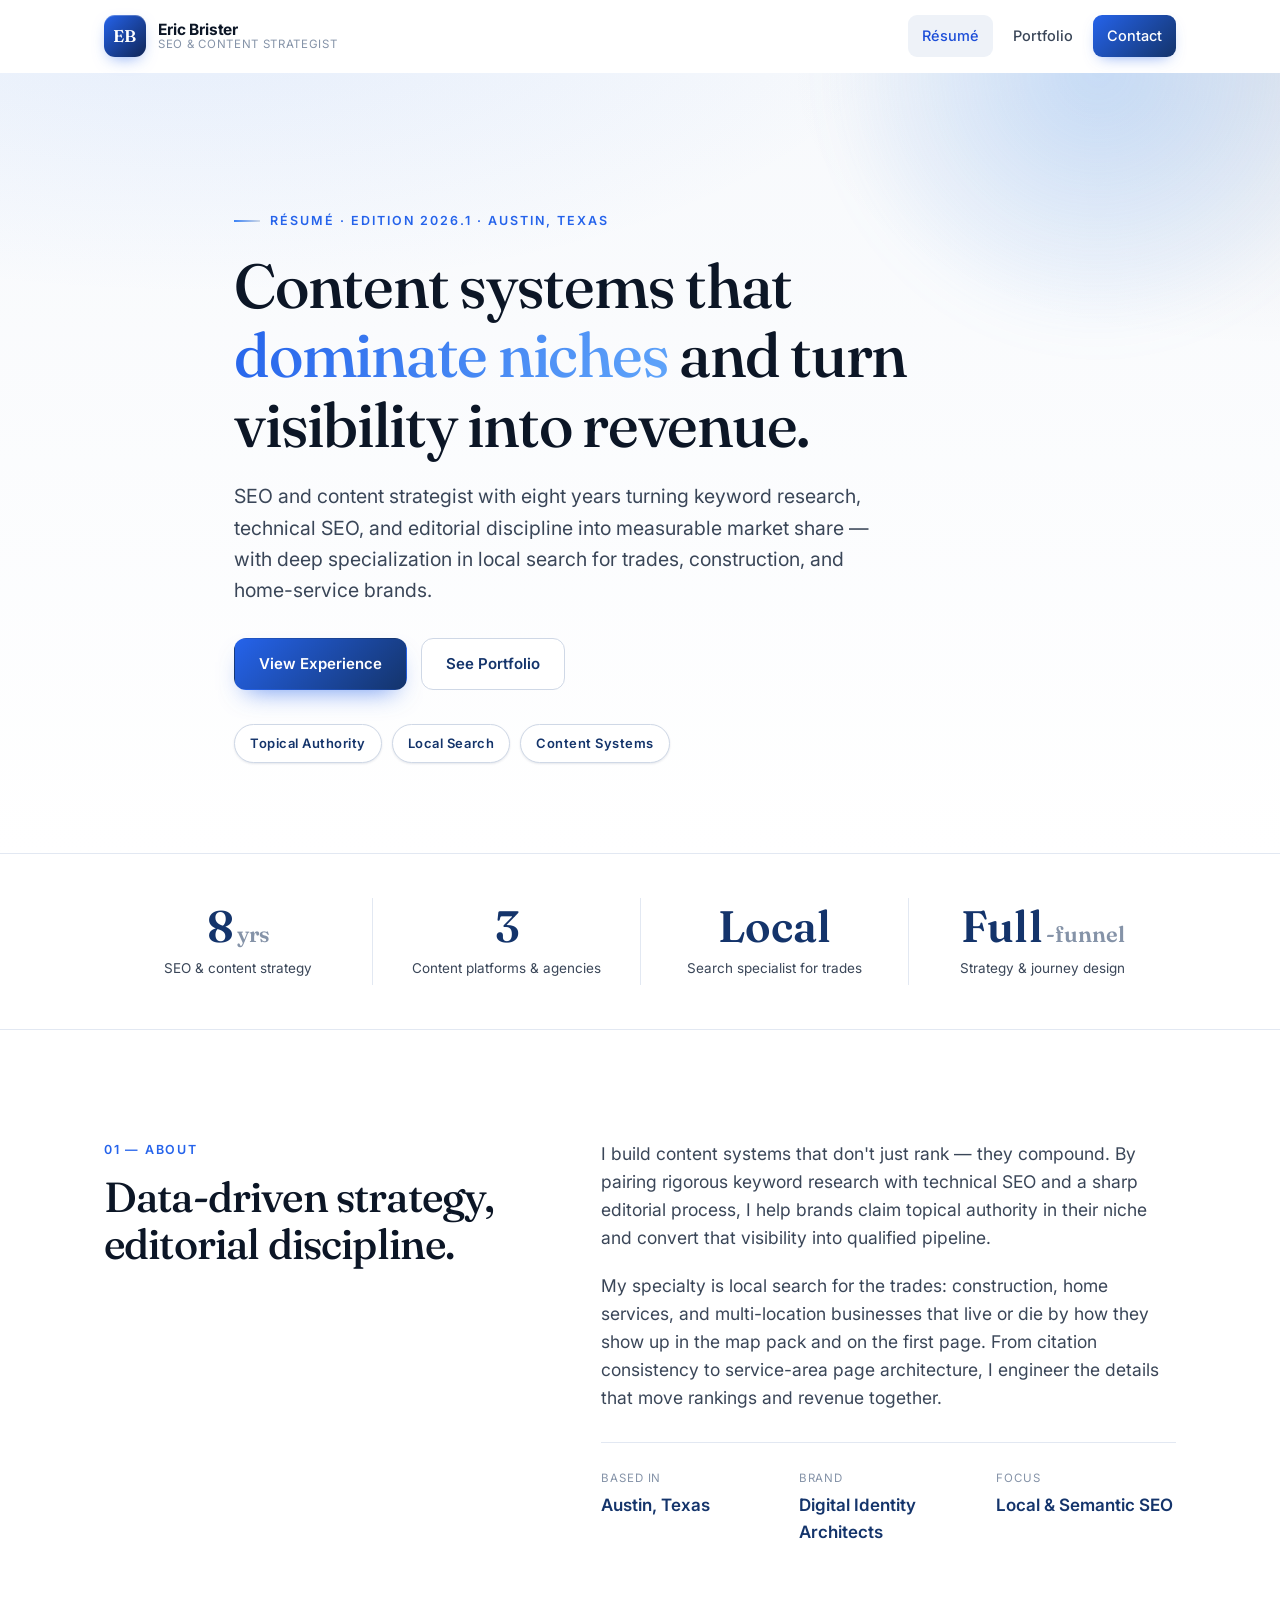
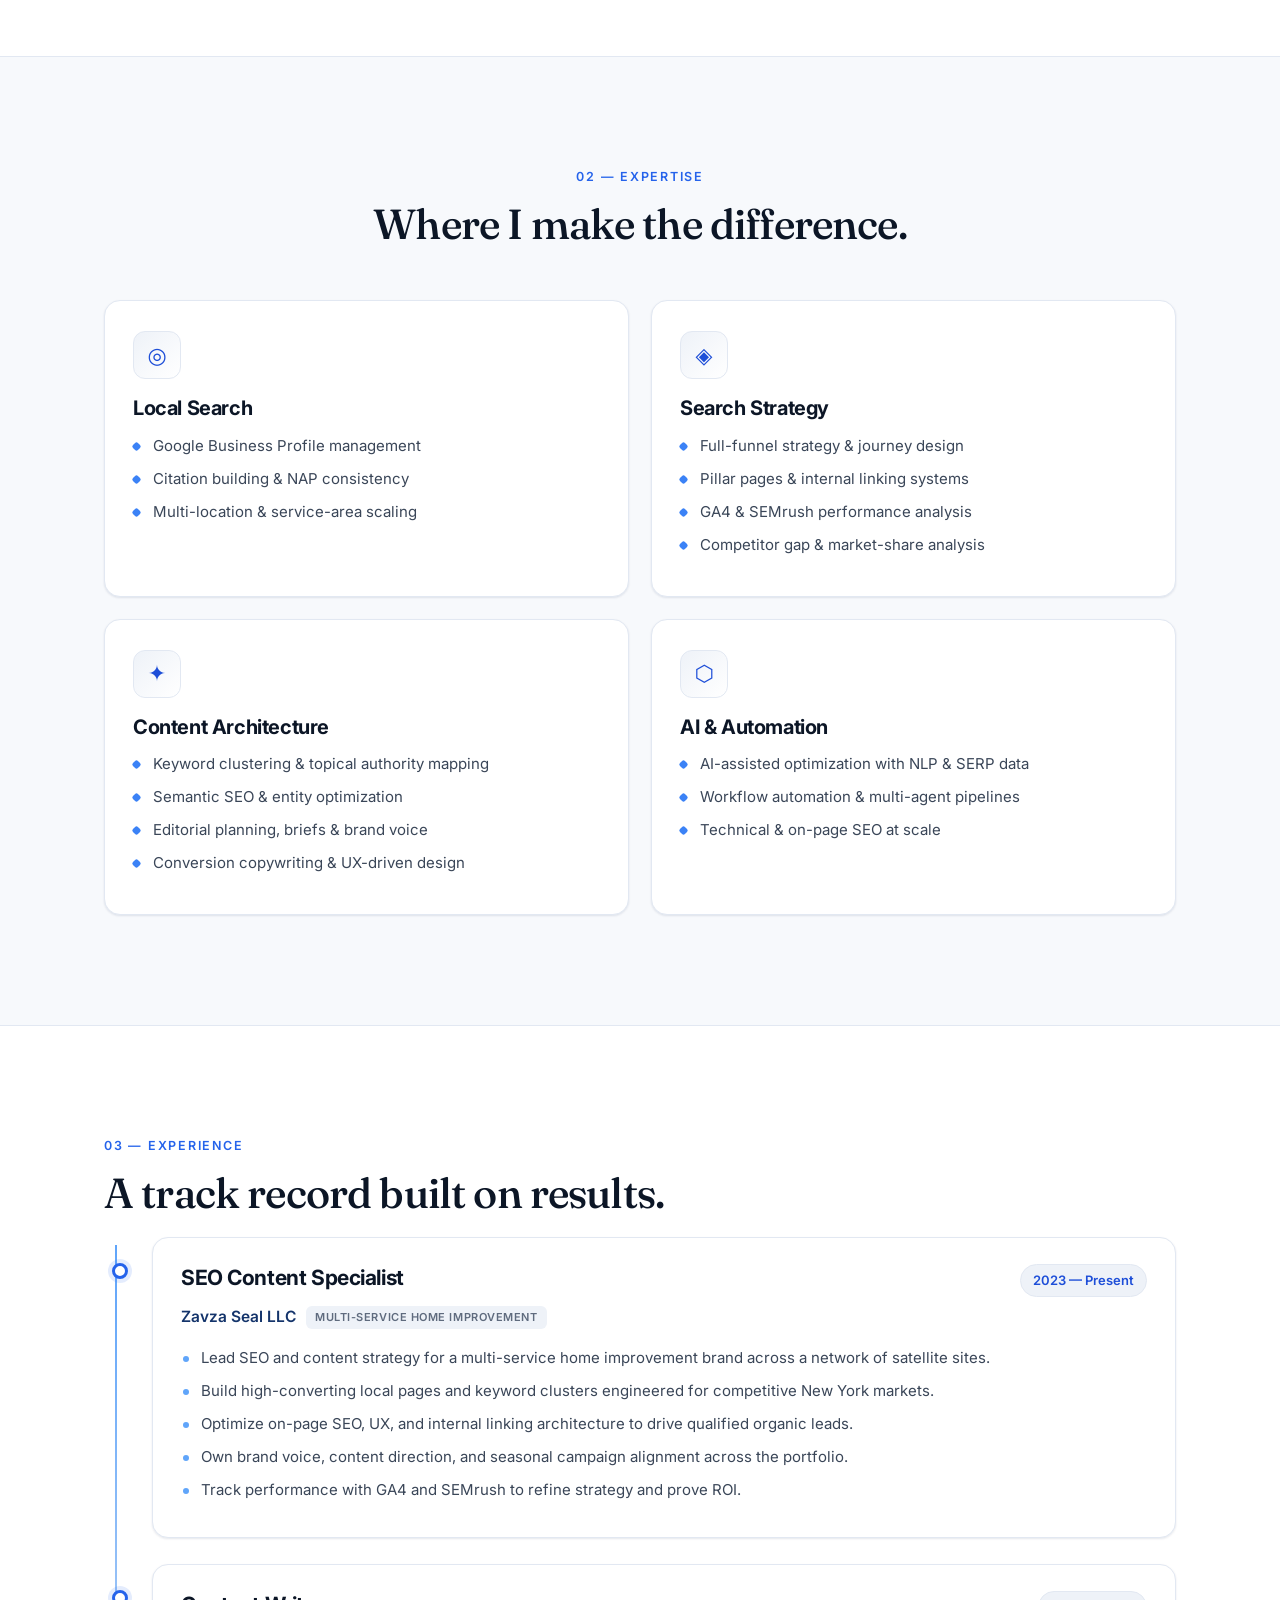
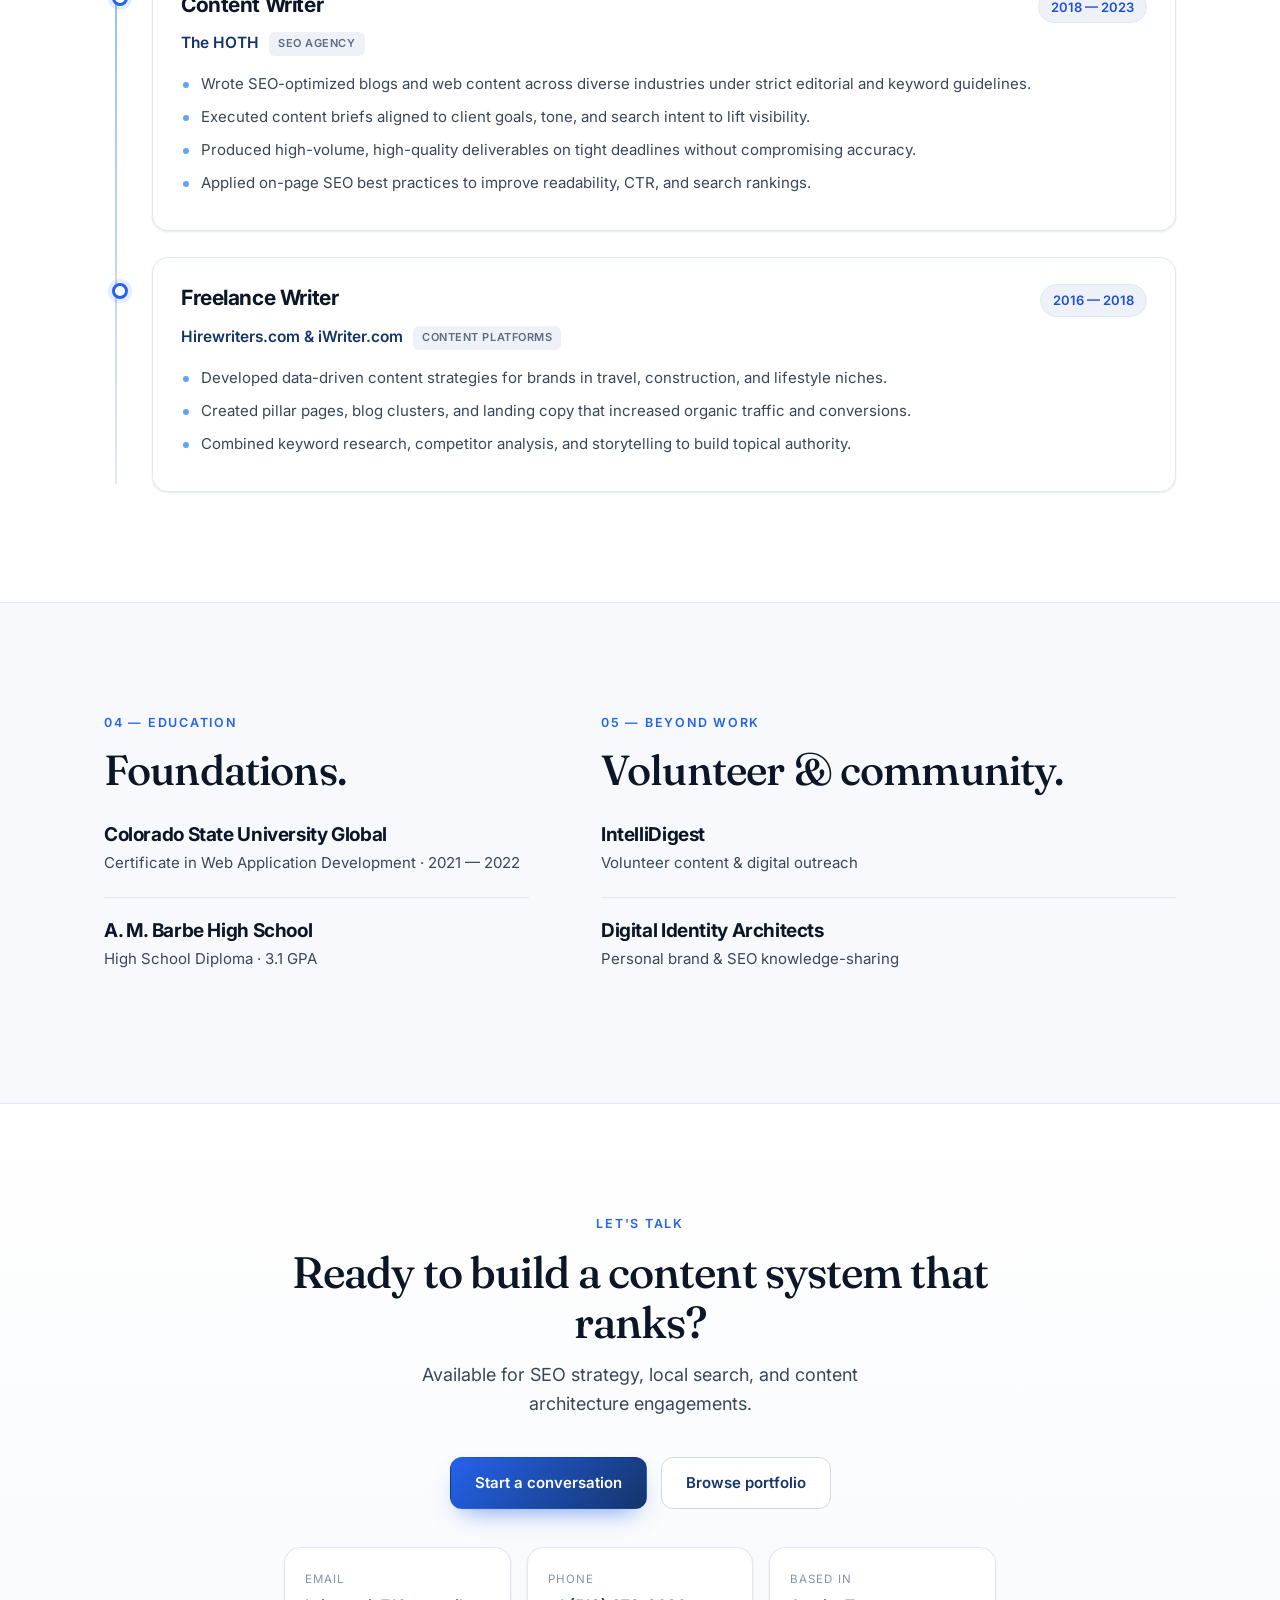
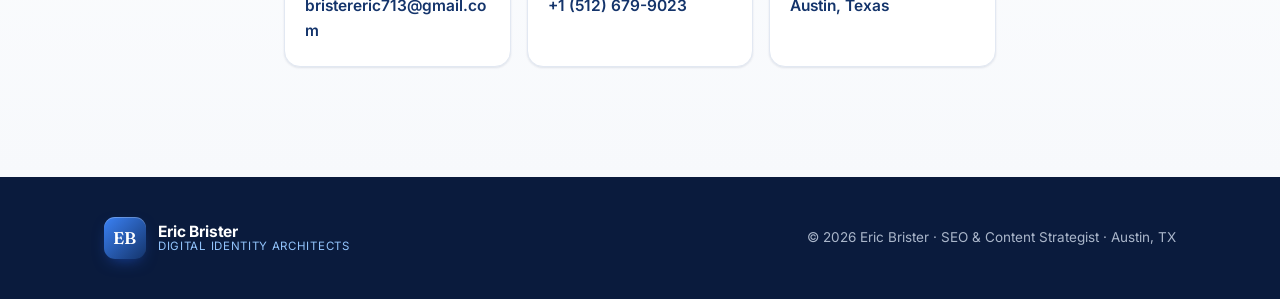
<file: public/index.html>
<!DOCTYPE html>
<html lang="en">
<head>
  <meta charset="UTF-8" />
  <meta name="viewport" content="width=device-width, initial-scale=1.0" />
  <title>Eric Brister — SEO &amp; Content Strategist | Austin, Texas</title>
  <meta name="description" content="Eric Brister is an SEO and content strategist who builds data-driven content systems that dominate niches and convert visibility into revenue. Eight years of local search, technical SEO, and editorial strategy for trades, construction, and home-service brands." />
  <meta name="author" content="Eric Brister" />
  <meta name="theme-color" content="#0f2557" />
  <link rel="canonical" href="https://ericbrister.com/" />

  <!-- Open Graph / social -->
  <meta property="og:type" content="profile" />
  <meta property="og:title" content="Eric Brister — SEO &amp; Content Strategist" />
  <meta property="og:description" content="Data-driven content systems that dominate niches and convert visibility into revenue. Local search specialist for trades, construction, and home-service brands." />
  <meta property="og:site_name" content="Eric Brister" />
  <meta property="og:locale" content="en_US" />
  <meta name="twitter:card" content="summary_large_image" />
  <meta name="twitter:title" content="Eric Brister — SEO &amp; Content Strategist" />
  <meta name="twitter:description" content="Data-driven content systems that dominate niches and convert visibility into revenue." />

  <link rel="icon" type="image/svg+xml" href="favicon.svg" />
  <link rel="preconnect" href="https://fonts.googleapis.com" />
  <link rel="preconnect" href="https://fonts.gstatic.com" crossorigin />
  <link href="https://fonts.googleapis.com/css2?family=Fraunces:opsz,wght@9..144,400;9..144,500;9..144,600&family=Inter:wght@400;500;600;700&display=swap" rel="stylesheet" />
  <link rel="stylesheet" href="assets/css/styles.css" />
  <script>document.documentElement.classList.add("js");</script>

  <!-- Structured data: Person -->
  <script type="application/ld+json">
  {
    "@context": "https://schema.org",
    "@type": "Person",
    "name": "Eric Brister",
    "jobTitle": "SEO & Content Strategist",
    "email": "mailto:bristereric713@gmail.com",
    "telephone": "+1-512-679-9023",
    "address": {
      "@type": "PostalAddress",
      "addressLocality": "Austin",
      "addressRegion": "TX",
      "addressCountry": "US"
    },
    "knowsAbout": [
      "Search Engine Optimization",
      "Local SEO",
      "Content Strategy",
      "Topical Authority",
      "Technical SEO",
      "Semantic SEO"
    ],
    "worksFor": {
      "@type": "Organization",
      "name": "Digital Identity Architects"
    }
  }
  </script>
</head>
<body>
  <a class="skip-link" href="#main">Skip to content</a>

  <!-- ===== Header / Nav ===== -->
  <header class="site-header" id="top">
    <div class="wrap nav-inner">
      <a class="brand" href="#top" aria-label="Eric Brister — home">
        <span class="brand-mark" aria-hidden="true">EB</span>
        <span class="brand-text">
          <span class="brand-name">Eric Brister</span>
          <span class="brand-sub">SEO &amp; Content Strategist</span>
        </span>
      </a>
      <nav class="site-nav" aria-label="Primary">
        <button class="nav-toggle" aria-expanded="false" aria-controls="nav-menu" aria-label="Menu">
          <span></span><span></span><span></span>
        </button>
        <ul id="nav-menu" class="nav-menu">
          <li><a href="index.html" aria-current="page" class="is-active">Résumé</a></li>
          <li><a href="portfolio.html">Portfolio</a></li>
          <li><a class="nav-cta" href="contact.html">Contact</a></li>
        </ul>
      </nav>
    </div>
  </header>

  <main id="main">
    <!-- ===== Hero ===== -->
    <section class="hero" aria-labelledby="hero-title">
      <div class="hero-glow" aria-hidden="true"></div>
      <div class="wrap hero-inner">
        <p class="eyebrow reveal">Résumé · Edition 2026.1 · Austin, Texas</p>
        <h1 class="hero-title reveal" id="hero-title">
          Content systems that <span class="grad">dominate niches</span> and turn visibility into revenue.
        </h1>
        <p class="hero-lead reveal">
          SEO and content strategist with eight years turning keyword research, technical SEO, and
          editorial discipline into measurable market share — with deep specialization in local
          search for trades, construction, and home-service brands.
        </p>
        <div class="hero-actions reveal">
          <a class="btn btn-primary" href="#experience">View Experience</a>
          <a class="btn btn-ghost" href="portfolio.html">See Portfolio</a>
        </div>
        <ul class="hero-pills reveal" aria-label="Core focus areas">
          <li>Topical Authority</li>
          <li>Local Search</li>
          <li>Content Systems</li>
        </ul>
      </div>
    </section>

    <!-- ===== Stats strip ===== -->
    <section class="stats" aria-label="At a glance">
      <div class="wrap stats-grid">
        <div class="stat reveal">
          <span class="stat-num">8<span class="stat-plus">yrs</span></span>
          <span class="stat-label">SEO &amp; content strategy</span>
        </div>
        <div class="stat reveal">
          <span class="stat-num">3</span>
          <span class="stat-label">Content platforms &amp; agencies</span>
        </div>
        <div class="stat reveal">
          <span class="stat-num">Local</span>
          <span class="stat-label">Search specialist for trades</span>
        </div>
        <div class="stat reveal">
          <span class="stat-num">Full<span class="stat-plus">-funnel</span></span>
          <span class="stat-label">Strategy &amp; journey design</span>
        </div>
      </div>
    </section>

    <!-- ===== About ===== -->
    <section class="section" id="about" aria-labelledby="about-title">
      <div class="wrap grid-2">
        <div class="section-head reveal">
          <p class="kicker">01 — About</p>
          <h2 id="about-title">Data-driven strategy, editorial discipline.</h2>
        </div>
        <div class="about-body reveal">
          <p>
            I build content systems that don't just rank — they compound. By pairing rigorous keyword
            research with technical SEO and a sharp editorial process, I help brands claim topical
            authority in their niche and convert that visibility into qualified pipeline.
          </p>
          <p>
            My specialty is local search for the trades: construction, home services, and
            multi-location businesses that live or die by how they show up in the map pack and on the
            first page. From citation consistency to service-area page architecture, I engineer the
            details that move rankings and revenue together.
          </p>
          <div class="about-meta">
            <div>
              <span class="about-meta-label">Based in</span>
              <span class="about-meta-val">Austin, Texas</span>
            </div>
            <div>
              <span class="about-meta-label">Brand</span>
              <span class="about-meta-val">Digital Identity Architects</span>
            </div>
            <div>
              <span class="about-meta-label">Focus</span>
              <span class="about-meta-val">Local &amp; Semantic SEO</span>
            </div>
          </div>
        </div>
      </div>
    </section>

    <!-- ===== Expertise / Skills ===== -->
    <section class="section section-alt" id="expertise" aria-labelledby="expertise-title">
      <div class="wrap">
        <div class="section-head center reveal">
          <p class="kicker">02 — Expertise</p>
          <h2 id="expertise-title">Where I make the difference.</h2>
        </div>
        <div class="cards">
          <article class="card reveal">
            <div class="card-icon" aria-hidden="true">◎</div>
            <h3>Local Search</h3>
            <ul>
              <li>Google Business Profile management</li>
              <li>Citation building &amp; NAP consistency</li>
              <li>Multi-location &amp; service-area scaling</li>
            </ul>
          </article>
          <article class="card reveal">
            <div class="card-icon" aria-hidden="true">◈</div>
            <h3>Search Strategy</h3>
            <ul>
              <li>Full-funnel strategy &amp; journey design</li>
              <li>Pillar pages &amp; internal linking systems</li>
              <li>GA4 &amp; SEMrush performance analysis</li>
              <li>Competitor gap &amp; market-share analysis</li>
            </ul>
          </article>
          <article class="card reveal">
            <div class="card-icon" aria-hidden="true">✦</div>
            <h3>Content Architecture</h3>
            <ul>
              <li>Keyword clustering &amp; topical authority mapping</li>
              <li>Semantic SEO &amp; entity optimization</li>
              <li>Editorial planning, briefs &amp; brand voice</li>
              <li>Conversion copywriting &amp; UX-driven design</li>
            </ul>
          </article>
          <article class="card reveal">
            <div class="card-icon" aria-hidden="true">⬡</div>
            <h3>AI &amp; Automation</h3>
            <ul>
              <li>AI-assisted optimization with NLP &amp; SERP data</li>
              <li>Workflow automation &amp; multi-agent pipelines</li>
              <li>Technical &amp; on-page SEO at scale</li>
            </ul>
          </article>
        </div>
      </div>
    </section>

    <!-- ===== Experience ===== -->
    <section class="section" id="experience" aria-labelledby="experience-title">
      <div class="wrap">
        <div class="section-head reveal">
          <p class="kicker">03 — Experience</p>
          <h2 id="experience-title">A track record built on results.</h2>
        </div>

        <ol class="timeline">
          <li class="tl-item reveal">
            <div class="tl-marker" aria-hidden="true"></div>
            <div class="tl-card">
              <div class="tl-top">
                <h3>SEO Content Specialist</h3>
                <span class="tl-date">2023 — Present</span>
              </div>
              <p class="tl-org">Zavza Seal LLC <span class="tl-tag">Multi-Service Home Improvement</span></p>
              <ul>
                <li>Lead SEO and content strategy for a multi-service home improvement brand across a network of satellite sites.</li>
                <li>Build high-converting local pages and keyword clusters engineered for competitive New York markets.</li>
                <li>Optimize on-page SEO, UX, and internal linking architecture to drive qualified organic leads.</li>
                <li>Own brand voice, content direction, and seasonal campaign alignment across the portfolio.</li>
                <li>Track performance with GA4 and SEMrush to refine strategy and prove ROI.</li>
              </ul>
            </div>
          </li>

          <li class="tl-item reveal">
            <div class="tl-marker" aria-hidden="true"></div>
            <div class="tl-card">
              <div class="tl-top">
                <h3>Content Writer</h3>
                <span class="tl-date">2018 — 2023</span>
              </div>
              <p class="tl-org">The HOTH <span class="tl-tag">SEO Agency</span></p>
              <ul>
                <li>Wrote SEO-optimized blogs and web content across diverse industries under strict editorial and keyword guidelines.</li>
                <li>Executed content briefs aligned to client goals, tone, and search intent to lift visibility.</li>
                <li>Produced high-volume, high-quality deliverables on tight deadlines without compromising accuracy.</li>
                <li>Applied on-page SEO best practices to improve readability, CTR, and search rankings.</li>
              </ul>
            </div>
          </li>

          <li class="tl-item reveal">
            <div class="tl-marker" aria-hidden="true"></div>
            <div class="tl-card">
              <div class="tl-top">
                <h3>Freelance Writer</h3>
                <span class="tl-date">2016 — 2018</span>
              </div>
              <p class="tl-org">Hirewriters.com &amp; iWriter.com <span class="tl-tag">Content Platforms</span></p>
              <ul>
                <li>Developed data-driven content strategies for brands in travel, construction, and lifestyle niches.</li>
                <li>Created pillar pages, blog clusters, and landing copy that increased organic traffic and conversions.</li>
                <li>Combined keyword research, competitor analysis, and storytelling to build topical authority.</li>
              </ul>
            </div>
          </li>
        </ol>
      </div>
    </section>

    <!-- ===== Education + Volunteer ===== -->
    <section class="section section-alt" id="education" aria-labelledby="education-title">
      <div class="wrap grid-2">
        <div class="reveal">
          <div class="section-head">
            <p class="kicker">04 — Education</p>
            <h2 id="education-title">Foundations.</h2>
          </div>
          <div class="edu">
            <div class="edu-item">
              <h3>Colorado State University Global</h3>
              <p class="edu-meta">Certificate in Web Application Development · 2021 — 2022</p>
            </div>
            <div class="edu-item">
              <h3>A. M. Barbe High School</h3>
              <p class="edu-meta">High School Diploma · 3.1 GPA</p>
            </div>
          </div>
        </div>
        <div class="reveal">
          <div class="section-head">
            <p class="kicker">05 — Beyond Work</p>
            <h2>Volunteer &amp; community.</h2>
          </div>
          <div class="edu">
            <div class="edu-item">
              <h3>IntelliDigest</h3>
              <p class="edu-meta">Volunteer content &amp; digital outreach</p>
            </div>
            <div class="edu-item">
              <h3>Digital Identity Architects</h3>
              <p class="edu-meta">Personal brand &amp; SEO knowledge-sharing</p>
            </div>
          </div>
        </div>
      </div>
    </section>

    <!-- ===== Contact / CTA ===== -->
    <section class="section contact" id="contact" aria-labelledby="contact-title">
      <div class="wrap contact-inner reveal">
        <p class="kicker">Let's talk</p>
        <h2 id="contact-title">Ready to build a content system that ranks?</h2>
        <p class="contact-lead">
          Available for SEO strategy, local search, and content architecture engagements.
        </p>
        <div class="hero-actions" style="justify-content:center;margin-bottom:38px;">
          <a class="btn btn-primary" href="contact.html">Start a conversation</a>
          <a class="btn btn-ghost" href="portfolio.html">Browse portfolio</a>
        </div>
        <div class="contact-grid">
          <a class="contact-card" href="mailto:bristereric713@gmail.com">
            <span class="contact-label">Email</span>
            <span class="contact-val">bristereric713@gmail.com</span>
          </a>
          <a class="contact-card" href="tel:+15126799023">
            <span class="contact-label">Phone</span>
            <span class="contact-val">+1 (512) 679-9023</span>
          </a>
          <div class="contact-card">
            <span class="contact-label">Based in</span>
            <span class="contact-val">Austin, Texas</span>
          </div>
        </div>
      </div>
    </section>
  </main>

  <!-- ===== Footer ===== -->
  <footer class="site-footer">
    <div class="wrap footer-inner">
      <a class="brand footer-brand" href="#top">
        <span class="brand-mark" aria-hidden="true">EB</span>
        <span class="brand-text">
          <span class="brand-name">Eric Brister</span>
          <span class="brand-sub">Digital Identity Architects</span>
        </span>
      </a>
      <p class="footer-copy">© <span id="year">2026</span> Eric Brister · SEO &amp; Content Strategist · Austin, TX</p>
    </div>
  </footer>

  <script src="assets/js/main.js" defer></script>
</body>
</html>
</file>
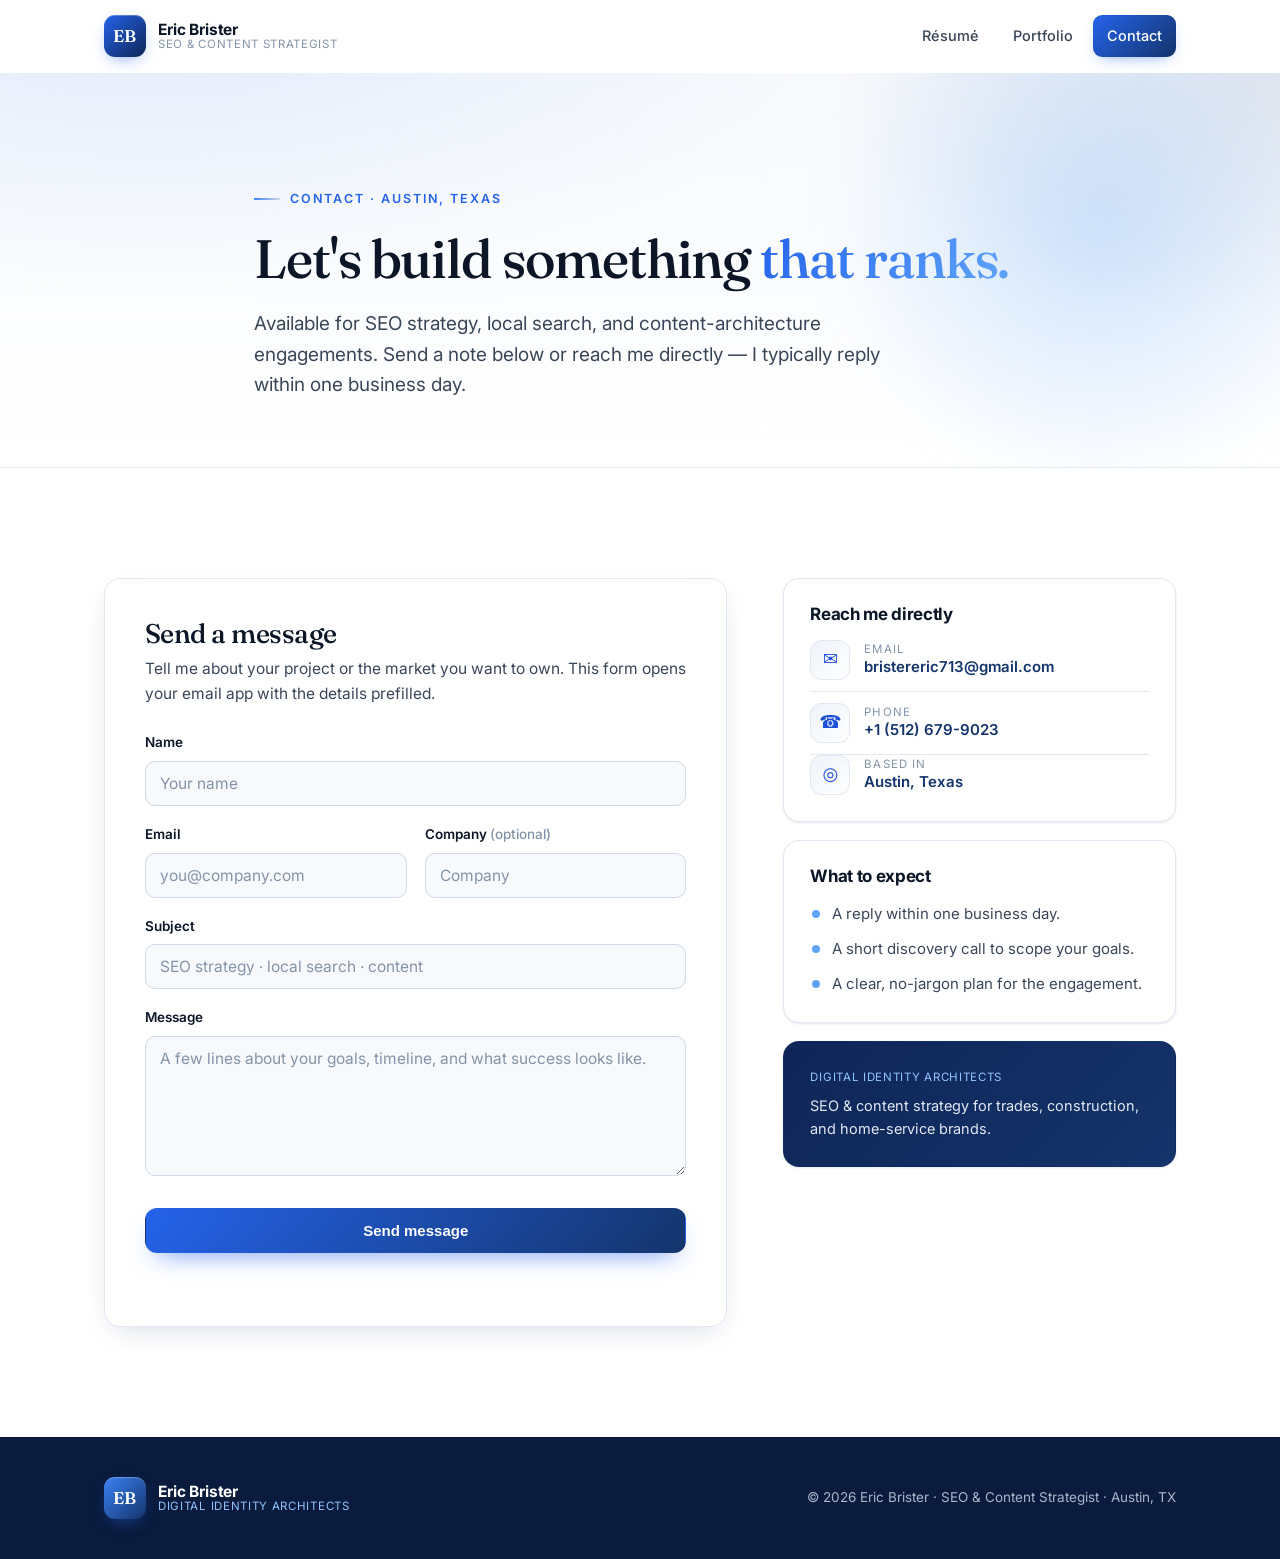
<file: public/contact.html>
<!DOCTYPE html>
<html lang="en">
<head>
  <meta charset="UTF-8" />
  <meta name="viewport" content="width=device-width, initial-scale=1.0" />
  <title>Contact — Eric Brister | SEO &amp; Content Strategist</title>
  <meta name="description" content="Get in touch with Eric Brister — SEO and content strategist in Austin, Texas. Available for local search, content architecture, and topical-authority engagements." />
  <meta name="author" content="Eric Brister" />
  <meta name="theme-color" content="#0f2557" />
  <link rel="canonical" href="https://ericbrister.com/contact.html" />

  <!-- Open Graph / social -->
  <meta property="og:type" content="website" />
  <meta property="og:title" content="Contact — Eric Brister" />
  <meta property="og:description" content="Get in touch with Eric Brister — SEO and content strategist in Austin, Texas." />
  <meta property="og:site_name" content="Eric Brister" />
  <meta property="og:locale" content="en_US" />
  <meta name="twitter:card" content="summary_large_image" />
  <meta name="twitter:title" content="Contact — Eric Brister" />
  <meta name="twitter:description" content="Get in touch with Eric Brister — SEO and content strategist." />

  <link rel="icon" type="image/svg+xml" href="favicon.svg" />
  <link rel="preconnect" href="https://fonts.googleapis.com" />
  <link rel="preconnect" href="https://fonts.gstatic.com" crossorigin />
  <link href="https://fonts.googleapis.com/css2?family=Fraunces:opsz,wght@9..144,400;9..144,500;9..144,600&family=Inter:wght@400;500;600;700&display=swap" rel="stylesheet" />
  <link rel="stylesheet" href="assets/css/styles.css" />
  <script>document.documentElement.classList.add("js");</script>

  <!-- Structured data: ContactPage -->
  <script type="application/ld+json">
  {
    "@context": "https://schema.org",
    "@type": "ContactPage",
    "mainEntity": {
      "@type": "Person",
      "name": "Eric Brister",
      "jobTitle": "SEO & Content Strategist",
      "email": "mailto:bristereric713@gmail.com",
      "telephone": "+1-512-679-9023",
      "address": {
        "@type": "PostalAddress",
        "addressLocality": "Austin",
        "addressRegion": "TX",
        "addressCountry": "US"
      }
    }
  }
  </script>
</head>
<body>
  <a class="skip-link" href="#main">Skip to content</a>

  <!-- ===== Header / Nav ===== -->
  <header class="site-header" id="top">
    <div class="wrap nav-inner">
      <a class="brand" href="index.html" aria-label="Eric Brister — home">
        <span class="brand-mark" aria-hidden="true">EB</span>
        <span class="brand-text">
          <span class="brand-name">Eric Brister</span>
          <span class="brand-sub">SEO &amp; Content Strategist</span>
        </span>
      </a>
      <nav class="site-nav" aria-label="Primary">
        <button class="nav-toggle" aria-expanded="false" aria-controls="nav-menu" aria-label="Menu">
          <span></span><span></span><span></span>
        </button>
        <ul id="nav-menu" class="nav-menu">
          <li><a href="index.html">Résumé</a></li>
          <li><a href="portfolio.html">Portfolio</a></li>
          <li><a class="nav-cta is-active" href="contact.html" aria-current="page">Contact</a></li>
        </ul>
      </nav>
    </div>
  </header>

  <main id="main">
    <!-- ===== Page hero ===== -->
    <section class="page-hero" aria-labelledby="ch-title">
      <div class="hero-glow" aria-hidden="true"></div>
      <div class="wrap page-hero-inner">
        <p class="eyebrow reveal">Contact · Austin, Texas</p>
        <h1 class="page-hero-title reveal" id="ch-title">
          Let's build something <span class="grad">that ranks.</span>
        </h1>
        <p class="page-hero-lead reveal">
          Available for SEO strategy, local search, and content-architecture engagements. Send a
          note below or reach me directly — I typically reply within one business day.
        </p>
      </div>
    </section>

    <!-- ===== Contact layout ===== -->
    <section class="section" aria-labelledby="form-title">
      <div class="wrap contact-layout">
        <!-- Form -->
        <div class="contact-form-wrap reveal">
          <h2 id="form-title" class="form-title">Send a message</h2>
          <p class="form-sub">
            Tell me about your project or the market you want to own. This form opens your email app
            with the details prefilled.
          </p>

          <form id="contact-form" class="contact-form" novalidate>
            <div class="field">
              <label for="cf-name">Name</label>
              <input id="cf-name" name="name" type="text" autocomplete="name" required placeholder="Your name" />
            </div>
            <div class="field-row">
              <div class="field">
                <label for="cf-email">Email</label>
                <input id="cf-email" name="email" type="email" autocomplete="email" required placeholder="you@company.com" />
              </div>
              <div class="field">
                <label for="cf-company">Company <span class="opt">(optional)</span></label>
                <input id="cf-company" name="company" type="text" autocomplete="organization" placeholder="Company" />
              </div>
            </div>
            <div class="field">
              <label for="cf-subject">Subject</label>
              <input id="cf-subject" name="subject" type="text" required placeholder="SEO strategy · local search · content" />
            </div>
            <div class="field">
              <label for="cf-message">Message</label>
              <textarea id="cf-message" name="message" rows="6" required placeholder="A few lines about your goals, timeline, and what success looks like."></textarea>
            </div>
            <button type="submit" class="btn btn-primary form-submit">Send message</button>
            <p id="form-note" class="form-note" role="status" aria-live="polite"></p>
          </form>
        </div>

        <!-- Details sidebar -->
        <aside class="contact-aside reveal" aria-label="Direct contact details">
          <div class="aside-card">
            <h3>Reach me directly</h3>
            <a class="detail" href="mailto:bristereric713@gmail.com">
              <span class="detail-icon" aria-hidden="true">✉</span>
              <span class="detail-text">
                <span class="detail-label">Email</span>
                <span class="detail-val">bristereric713@gmail.com</span>
              </span>
            </a>
            <a class="detail" href="tel:+15126799023">
              <span class="detail-icon" aria-hidden="true">☎</span>
              <span class="detail-text">
                <span class="detail-label">Phone</span>
                <span class="detail-val">+1 (512) 679-9023</span>
              </span>
            </a>
            <div class="detail">
              <span class="detail-icon" aria-hidden="true">◎</span>
              <span class="detail-text">
                <span class="detail-label">Based in</span>
                <span class="detail-val">Austin, Texas</span>
              </span>
            </div>
          </div>

          <div class="aside-card">
            <h3>What to expect</h3>
            <ul class="aside-list">
              <li>A reply within one business day.</li>
              <li>A short discovery call to scope your goals.</li>
              <li>A clear, no-jargon plan for the engagement.</li>
            </ul>
          </div>

          <div class="aside-card aside-brand">
            <span class="brand-sub">Digital Identity Architects</span>
            <p>SEO &amp; content strategy for trades, construction, and home-service brands.</p>
          </div>
        </aside>
      </div>
    </section>
  </main>

  <!-- ===== Footer ===== -->
  <footer class="site-footer">
    <div class="wrap footer-inner">
      <a class="brand footer-brand" href="index.html">
        <span class="brand-mark" aria-hidden="true">EB</span>
        <span class="brand-text">
          <span class="brand-name">Eric Brister</span>
          <span class="brand-sub">Digital Identity Architects</span>
        </span>
      </a>
      <p class="footer-copy">© <span id="year">2026</span> Eric Brister · SEO &amp; Content Strategist · Austin, TX</p>
    </div>
  </footer>

  <script src="assets/js/main.js" defer></script>
  <script src="assets/js/contact.js" defer></script>
</body>
</html>
</file>
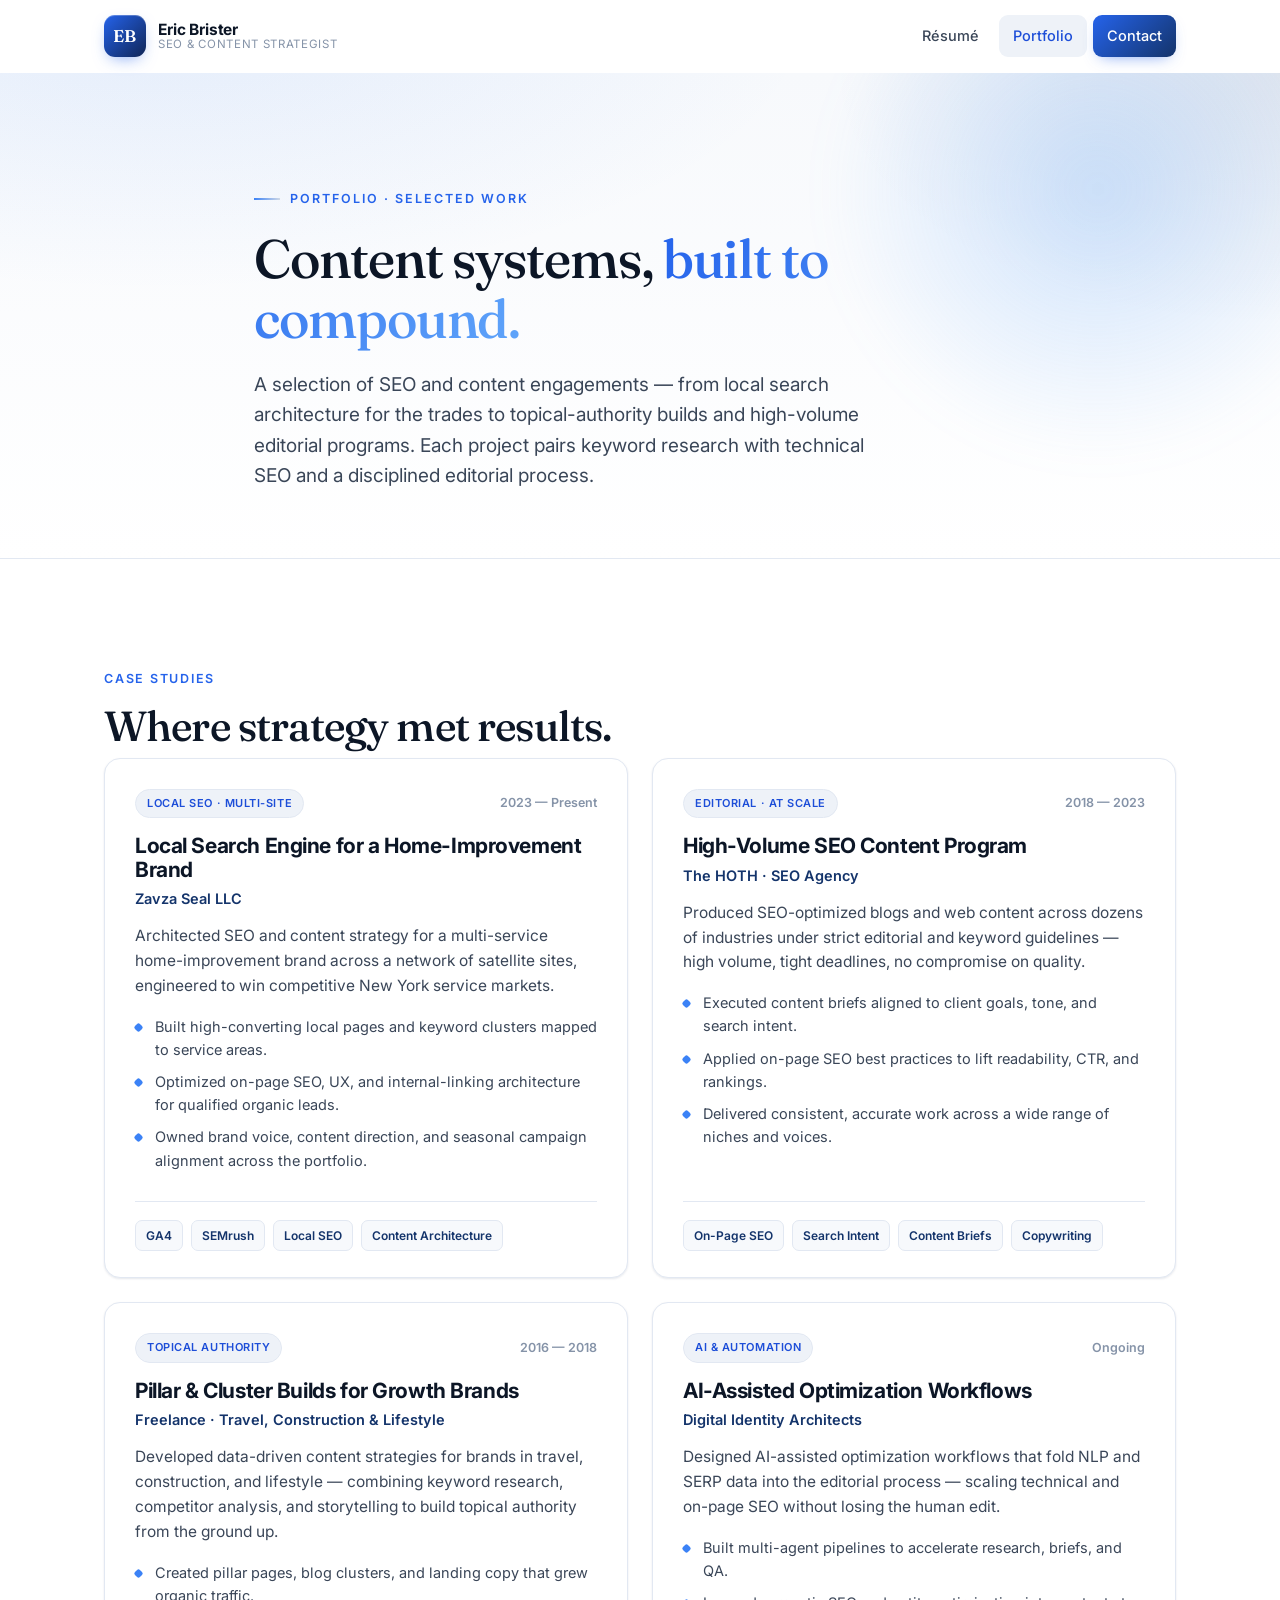
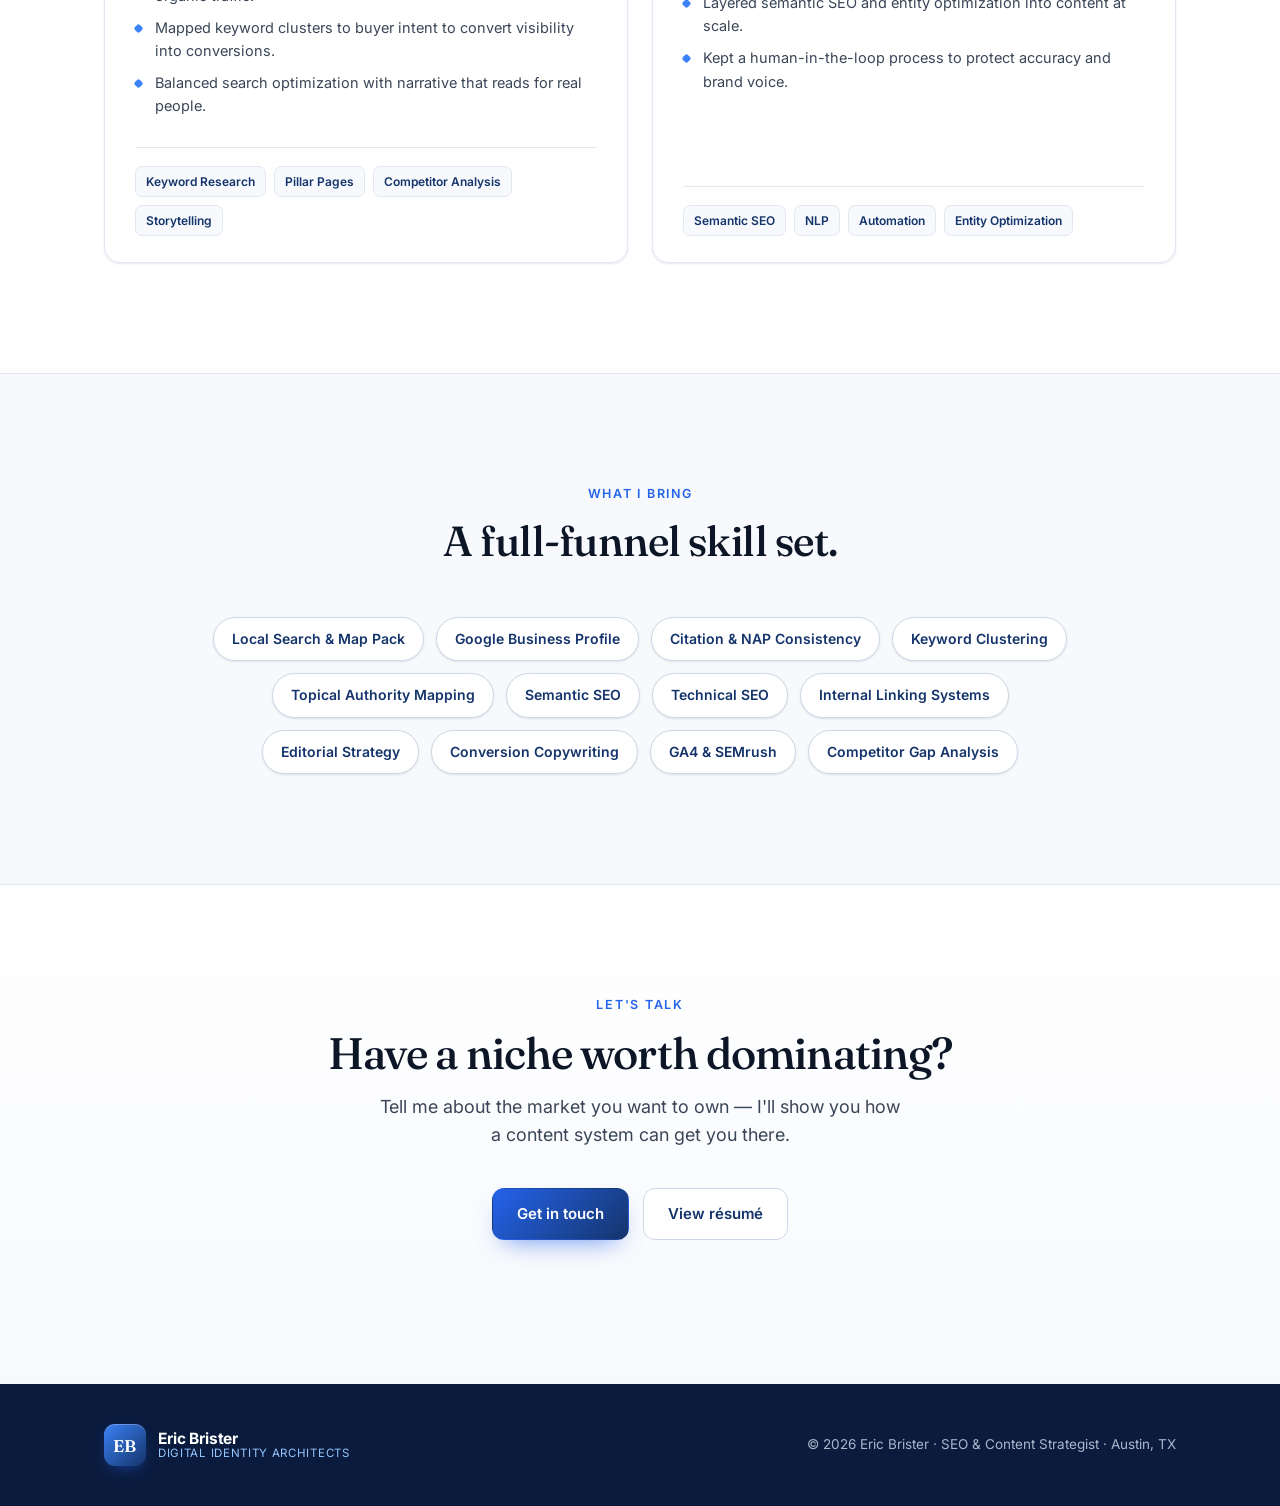
<file: public/portfolio.html>
<!DOCTYPE html>
<html lang="en">
<head>
  <meta charset="UTF-8" />
  <meta name="viewport" content="width=device-width, initial-scale=1.0" />
  <title>Portfolio — Eric Brister | SEO &amp; Content Strategist</title>
  <meta name="description" content="Selected SEO and content strategy work by Eric Brister — local search systems, topical authority builds, and content architecture for trades, construction, and home-service brands." />
  <meta name="author" content="Eric Brister" />
  <meta name="theme-color" content="#0f2557" />
  <link rel="canonical" href="https://ericbrister.com/portfolio.html" />

  <!-- Open Graph / social -->
  <meta property="og:type" content="website" />
  <meta property="og:title" content="Portfolio — Eric Brister" />
  <meta property="og:description" content="Selected SEO and content strategy work — local search systems, topical authority builds, and content architecture." />
  <meta property="og:site_name" content="Eric Brister" />
  <meta property="og:locale" content="en_US" />
  <meta name="twitter:card" content="summary_large_image" />
  <meta name="twitter:title" content="Portfolio — Eric Brister" />
  <meta name="twitter:description" content="Selected SEO and content strategy work by Eric Brister." />

  <link rel="icon" type="image/svg+xml" href="favicon.svg" />
  <link rel="preconnect" href="https://fonts.googleapis.com" />
  <link rel="preconnect" href="https://fonts.gstatic.com" crossorigin />
  <link href="https://fonts.googleapis.com/css2?family=Fraunces:opsz,wght@9..144,400;9..144,500;9..144,600&family=Inter:wght@400;500;600;700&display=swap" rel="stylesheet" />
  <link rel="stylesheet" href="assets/css/styles.css" />
  <script>document.documentElement.classList.add("js");</script>
</head>
<body>
  <a class="skip-link" href="#main">Skip to content</a>

  <!-- ===== Header / Nav ===== -->
  <header class="site-header" id="top">
    <div class="wrap nav-inner">
      <a class="brand" href="index.html" aria-label="Eric Brister — home">
        <span class="brand-mark" aria-hidden="true">EB</span>
        <span class="brand-text">
          <span class="brand-name">Eric Brister</span>
          <span class="brand-sub">SEO &amp; Content Strategist</span>
        </span>
      </a>
      <nav class="site-nav" aria-label="Primary">
        <button class="nav-toggle" aria-expanded="false" aria-controls="nav-menu" aria-label="Menu">
          <span></span><span></span><span></span>
        </button>
        <ul id="nav-menu" class="nav-menu">
          <li><a href="index.html">Résumé</a></li>
          <li><a href="portfolio.html" aria-current="page" class="is-active">Portfolio</a></li>
          <li><a class="nav-cta" href="contact.html">Contact</a></li>
        </ul>
      </nav>
    </div>
  </header>

  <main id="main">
    <!-- ===== Page hero ===== -->
    <section class="page-hero" aria-labelledby="ph-title">
      <div class="hero-glow" aria-hidden="true"></div>
      <div class="wrap page-hero-inner">
        <p class="eyebrow reveal">Portfolio · Selected Work</p>
        <h1 class="page-hero-title reveal" id="ph-title">
          Content systems, <span class="grad">built to compound.</span>
        </h1>
        <p class="page-hero-lead reveal">
          A selection of SEO and content engagements — from local search architecture for the
          trades to topical-authority builds and high-volume editorial programs. Each project pairs
          keyword research with technical SEO and a disciplined editorial process.
        </p>
      </div>
    </section>

    <!-- ===== Work grid ===== -->
    <section class="section" aria-labelledby="work-title">
      <div class="wrap">
        <div class="section-head reveal">
          <p class="kicker">Case Studies</p>
          <h2 id="work-title">Where strategy met results.</h2>
        </div>

        <div class="portfolio-grid">
          <!-- 1 -->
          <article class="work-card reveal">
            <div class="work-head">
              <span class="work-tag">Local SEO · Multi-Site</span>
              <span class="work-year">2023 — Present</span>
            </div>
            <h3>Local Search Engine for a Home-Improvement Brand</h3>
            <p class="work-org">Zavza Seal LLC</p>
            <p class="work-desc">
              Architected SEO and content strategy for a multi-service home-improvement brand across
              a network of satellite sites, engineered to win competitive New York service markets.
            </p>
            <ul class="work-points">
              <li>Built high-converting local pages and keyword clusters mapped to service areas.</li>
              <li>Optimized on-page SEO, UX, and internal-linking architecture for qualified organic leads.</li>
              <li>Owned brand voice, content direction, and seasonal campaign alignment across the portfolio.</li>
            </ul>
            <ul class="work-stack" aria-label="Tools &amp; methods">
              <li>GA4</li><li>SEMrush</li><li>Local SEO</li><li>Content Architecture</li>
            </ul>
          </article>

          <!-- 2 -->
          <article class="work-card reveal">
            <div class="work-head">
              <span class="work-tag">Editorial · At Scale</span>
              <span class="work-year">2018 — 2023</span>
            </div>
            <h3>High-Volume SEO Content Program</h3>
            <p class="work-org">The HOTH · SEO Agency</p>
            <p class="work-desc">
              Produced SEO-optimized blogs and web content across dozens of industries under strict
              editorial and keyword guidelines — high volume, tight deadlines, no compromise on quality.
            </p>
            <ul class="work-points">
              <li>Executed content briefs aligned to client goals, tone, and search intent.</li>
              <li>Applied on-page SEO best practices to lift readability, CTR, and rankings.</li>
              <li>Delivered consistent, accurate work across a wide range of niches and voices.</li>
            </ul>
            <ul class="work-stack" aria-label="Tools &amp; methods">
              <li>On-Page SEO</li><li>Search Intent</li><li>Content Briefs</li><li>Copywriting</li>
            </ul>
          </article>

          <!-- 3 -->
          <article class="work-card reveal">
            <div class="work-head">
              <span class="work-tag">Topical Authority</span>
              <span class="work-year">2016 — 2018</span>
            </div>
            <h3>Pillar &amp; Cluster Builds for Growth Brands</h3>
            <p class="work-org">Freelance · Travel, Construction &amp; Lifestyle</p>
            <p class="work-desc">
              Developed data-driven content strategies for brands in travel, construction, and
              lifestyle — combining keyword research, competitor analysis, and storytelling to build
              topical authority from the ground up.
            </p>
            <ul class="work-points">
              <li>Created pillar pages, blog clusters, and landing copy that grew organic traffic.</li>
              <li>Mapped keyword clusters to buyer intent to convert visibility into conversions.</li>
              <li>Balanced search optimization with narrative that reads for real people.</li>
            </ul>
            <ul class="work-stack" aria-label="Tools &amp; methods">
              <li>Keyword Research</li><li>Pillar Pages</li><li>Competitor Analysis</li><li>Storytelling</li>
            </ul>
          </article>

          <!-- 4 -->
          <article class="work-card reveal">
            <div class="work-head">
              <span class="work-tag">AI &amp; Automation</span>
              <span class="work-year">Ongoing</span>
            </div>
            <h3>AI-Assisted Optimization Workflows</h3>
            <p class="work-org">Digital Identity Architects</p>
            <p class="work-desc">
              Designed AI-assisted optimization workflows that fold NLP and SERP data into the
              editorial process — scaling technical and on-page SEO without losing the human edit.
            </p>
            <ul class="work-points">
              <li>Built multi-agent pipelines to accelerate research, briefs, and QA.</li>
              <li>Layered semantic SEO and entity optimization into content at scale.</li>
              <li>Kept a human-in-the-loop process to protect accuracy and brand voice.</li>
            </ul>
            <ul class="work-stack" aria-label="Tools &amp; methods">
              <li>Semantic SEO</li><li>NLP</li><li>Automation</li><li>Entity Optimization</li>
            </ul>
          </article>
        </div>
      </div>
    </section>

    <!-- ===== Capabilities strip ===== -->
    <section class="section section-alt" aria-labelledby="cap-title">
      <div class="wrap">
        <div class="section-head center reveal">
          <p class="kicker">What I bring</p>
          <h2 id="cap-title">A full-funnel skill set.</h2>
        </div>
        <ul class="chip-grid reveal" aria-label="Capabilities">
          <li>Local Search &amp; Map Pack</li>
          <li>Google Business Profile</li>
          <li>Citation &amp; NAP Consistency</li>
          <li>Keyword Clustering</li>
          <li>Topical Authority Mapping</li>
          <li>Semantic SEO</li>
          <li>Technical SEO</li>
          <li>Internal Linking Systems</li>
          <li>Editorial Strategy</li>
          <li>Conversion Copywriting</li>
          <li>GA4 &amp; SEMrush</li>
          <li>Competitor Gap Analysis</li>
        </ul>
      </div>
    </section>

    <!-- ===== CTA ===== -->
    <section class="section contact" aria-labelledby="pcta-title">
      <div class="wrap contact-inner reveal">
        <p class="kicker">Let's talk</p>
        <h2 id="pcta-title">Have a niche worth dominating?</h2>
        <p class="contact-lead">
          Tell me about the market you want to own — I'll show you how a content system can get you there.
        </p>
        <div class="hero-actions" style="justify-content:center;">
          <a class="btn btn-primary" href="contact.html">Get in touch</a>
          <a class="btn btn-ghost" href="index.html">View résumé</a>
        </div>
      </div>
    </section>
  </main>

  <!-- ===== Footer ===== -->
  <footer class="site-footer">
    <div class="wrap footer-inner">
      <a class="brand footer-brand" href="index.html">
        <span class="brand-mark" aria-hidden="true">EB</span>
        <span class="brand-text">
          <span class="brand-name">Eric Brister</span>
          <span class="brand-sub">Digital Identity Architects</span>
        </span>
      </a>
      <p class="footer-copy">© <span id="year">2026</span> Eric Brister · SEO &amp; Content Strategist · Austin, TX</p>
    </div>
  </footer>

  <script src="assets/js/main.js" defer></script>
</body>
</html>
</file>
<file: public/assets/css/styles.css>
/* =========================================================
   Eric Brister — SEO & Content Strategist
   Brand palette: Blue · Silver · White
   ========================================================= */

:root {
  /* Blues */
  --blue-950: #0a1b3d;
  --blue-900: #0f2557;
  --blue-800: #14346b;
  --blue-700: #1d4ed8;
  --blue-600: #2563eb;
  --blue-500: #3b82f6;
  --blue-400: #60a5fa;
  --blue-300: #93c5fd;

  /* Silvers / neutrals */
  --white: #ffffff;
  --silver-50: #f7f9fc;
  --silver-100: #eef2f8;
  --silver-200: #e2e8f2;
  --silver-300: #cfd8e6;
  --silver-400: #aab6ca;
  --silver-500: #8593a8;
  --silver-600: #5f6b7e;

  --ink: #0c1626;
  --ink-soft: #3a4658;

  /* Roles */
  --bg: var(--white);
  --bg-alt: var(--silver-50);
  --surface: #ffffff;
  --border: var(--silver-200);
  --text: var(--ink);
  --text-soft: var(--ink-soft);
  --accent: var(--blue-600);

  --shadow-sm: 0 1px 2px rgba(15, 37, 87, 0.06), 0 1px 3px rgba(15, 37, 87, 0.05);
  --shadow-md: 0 10px 30px -12px rgba(15, 37, 87, 0.22);
  --shadow-lg: 0 30px 60px -20px rgba(15, 37, 87, 0.28);

  --radius: 16px;
  --radius-sm: 10px;
  --maxw: 1120px;

  --font-sans: "Inter", system-ui, -apple-system, Segoe UI, Roboto, sans-serif;
  --font-display: "Fraunces", Georgia, "Times New Roman", serif;

  --ease: cubic-bezier(0.22, 1, 0.36, 1);
}

/* ---------- Reset ---------- */
* { box-sizing: border-box; }
html { scroll-behavior: smooth; -webkit-text-size-adjust: 100%; }
body {
  margin: 0;
  font-family: var(--font-sans);
  color: var(--text);
  background: var(--bg);
  line-height: 1.6;
  font-size: 17px;
  -webkit-font-smoothing: antialiased;
  text-rendering: optimizeLegibility;
}
img { max-width: 100%; display: block; }
a { color: inherit; text-decoration: none; }
ul, ol { margin: 0; padding: 0; list-style: none; }
h1, h2, h3 { margin: 0; line-height: 1.12; letter-spacing: -0.02em; }

.wrap { width: 100%; max-width: var(--maxw); margin: 0 auto; padding: 0 24px; }

.skip-link {
  position: absolute; left: -999px; top: 0; z-index: 100;
  background: var(--blue-700); color: #fff; padding: 10px 16px; border-radius: 0 0 8px 0;
}
.skip-link:focus { left: 0; }

:focus-visible { outline: 3px solid var(--blue-500); outline-offset: 2px; border-radius: 4px; }

/* ---------- Header ---------- */
.site-header {
  position: sticky; top: 0; z-index: 50;
  background: rgba(255, 255, 255, 0.82);
  backdrop-filter: saturate(180%) blur(14px);
  -webkit-backdrop-filter: saturate(180%) blur(14px);
  border-bottom: 1px solid transparent;
  transition: border-color 0.3s var(--ease), box-shadow 0.3s var(--ease);
}
.site-header.scrolled {
  border-bottom-color: var(--border);
  box-shadow: var(--shadow-sm);
}
.nav-inner { display: flex; align-items: center; justify-content: space-between; height: 72px; }

.brand { display: inline-flex; align-items: center; gap: 12px; }
.brand-mark {
  width: 42px; height: 42px; border-radius: 11px;
  display: grid; place-items: center;
  font-family: var(--font-display); font-weight: 600; font-size: 17px; letter-spacing: 0.02em;
  color: #fff;
  background: linear-gradient(135deg, var(--blue-600), var(--blue-900));
  box-shadow: 0 6px 16px -6px rgba(37, 99, 235, 0.6), inset 0 1px 0 rgba(255,255,255,0.25);
}
.brand-text { display: flex; flex-direction: column; line-height: 1.1; }
.brand-name { font-weight: 700; font-size: 15.5px; letter-spacing: -0.01em; }
.brand-sub { font-size: 11.5px; color: var(--silver-500); letter-spacing: 0.06em; text-transform: uppercase; }

.nav-menu { display: flex; align-items: center; gap: 6px; }
.nav-menu a {
  display: inline-block; padding: 9px 14px; border-radius: 9px;
  font-size: 14.5px; font-weight: 500; color: var(--text-soft);
  transition: color 0.2s var(--ease), background 0.2s var(--ease);
}
.nav-menu a:hover { color: var(--blue-700); background: var(--silver-100); }
.nav-cta {
  color: #fff !important; background: linear-gradient(135deg, var(--blue-600), var(--blue-800)) !important;
  box-shadow: 0 6px 16px -8px rgba(37, 99, 235, 0.7);
}
.nav-cta:hover { filter: brightness(1.06); }

.nav-toggle {
  display: none; width: 42px; height: 42px; border: 1px solid var(--border);
  background: var(--white); border-radius: 10px; cursor: pointer;
  flex-direction: column; align-items: center; justify-content: center; gap: 5px;
}
.nav-toggle span { width: 18px; height: 2px; background: var(--blue-800); border-radius: 2px; transition: 0.3s var(--ease); }
.nav-toggle[aria-expanded="true"] span:nth-child(1) { transform: translateY(7px) rotate(45deg); }
.nav-toggle[aria-expanded="true"] span:nth-child(2) { opacity: 0; }
.nav-toggle[aria-expanded="true"] span:nth-child(3) { transform: translateY(-7px) rotate(-45deg); }

/* ---------- Buttons ---------- */
.btn {
  display: inline-flex; align-items: center; justify-content: center; gap: 8px;
  padding: 13px 24px; border-radius: 12px; font-weight: 600; font-size: 15px;
  cursor: pointer; border: 1px solid transparent; transition: 0.25s var(--ease);
}
.btn-primary {
  color: #fff; background: linear-gradient(135deg, var(--blue-600), var(--blue-800));
  box-shadow: 0 12px 26px -12px rgba(37, 99, 235, 0.7);
}
.btn-primary:hover { transform: translateY(-2px); box-shadow: 0 18px 34px -12px rgba(37, 99, 235, 0.75); }
.btn-ghost {
  color: var(--blue-800); background: var(--white); border-color: var(--silver-300);
}
.btn-ghost:hover { border-color: var(--blue-400); background: var(--silver-50); transform: translateY(-2px); }

/* ---------- Hero ---------- */
.hero {
  position: relative; overflow: hidden;
  padding: clamp(64px, 12vw, 130px) 0 clamp(52px, 8vw, 90px);
  background:
    radial-gradient(1200px 500px at 15% -10%, rgba(59, 130, 246, 0.10), transparent 60%),
    radial-gradient(900px 500px at 100% 0%, rgba(15, 37, 87, 0.08), transparent 55%),
    linear-gradient(180deg, var(--silver-50), var(--white));
  border-bottom: 1px solid var(--border);
}
.hero-glow {
  position: absolute; top: -40%; right: -10%; width: 620px; height: 620px;
  background: radial-gradient(circle, rgba(96, 165, 250, 0.28), transparent 62%);
  filter: blur(20px); pointer-events: none; z-index: 0;
}
.hero-inner { position: relative; z-index: 1; max-width: 860px; }
.eyebrow {
  font-size: 12.5px; font-weight: 600; letter-spacing: 0.16em; text-transform: uppercase;
  color: var(--blue-600); margin: 0 0 20px;
  display: inline-flex; align-items: center; gap: 10px;
}
.eyebrow::before { content: ""; width: 26px; height: 2px; background: linear-gradient(90deg, var(--blue-500), var(--silver-300)); }
.hero-title {
  font-family: var(--font-display);
  font-weight: 500;
  font-size: clamp(34px, 6.2vw, 62px);
  color: var(--ink);
  margin: 0 0 22px;
}
.grad {
  background: linear-gradient(120deg, var(--blue-600), var(--blue-400));
  -webkit-background-clip: text; background-clip: text; color: transparent;
}
.hero-lead {
  font-size: clamp(16px, 2.2vw, 19.5px); color: var(--text-soft); max-width: 660px; margin: 0 0 32px;
}
.hero-actions { display: flex; flex-wrap: wrap; gap: 14px; margin-bottom: 34px; }
.hero-pills { display: flex; flex-wrap: wrap; gap: 10px; }
.hero-pills li {
  font-size: 13px; font-weight: 600; letter-spacing: 0.04em; color: var(--blue-800);
  padding: 8px 15px; border-radius: 999px; background: var(--white);
  border: 1px solid var(--silver-300); box-shadow: var(--shadow-sm);
}

/* ---------- Stats ---------- */
.stats { background: var(--white); border-bottom: 1px solid var(--border); }
.stats-grid {
  display: grid; grid-template-columns: repeat(4, 1fr);
  padding: 44px 24px;
}
.stat { text-align: center; padding: 6px 16px; border-left: 1px solid var(--border); }
.stat:first-child { border-left: 0; }
.stat-num {
  display: block; font-family: var(--font-display); font-weight: 600;
  font-size: clamp(30px, 5vw, 44px); color: var(--blue-800); line-height: 1;
}
.stat-plus { font-size: 0.5em; color: var(--silver-500); margin-left: 3px; }
.stat-label { display: block; margin-top: 10px; font-size: 13.5px; color: var(--text-soft); }

/* ---------- Sections ---------- */
.section { padding: clamp(64px, 10vw, 110px) 0; }
.section-alt { background: var(--bg-alt); border-top: 1px solid var(--border); border-bottom: 1px solid var(--border); }
.kicker {
  font-size: 12.5px; font-weight: 600; letter-spacing: 0.14em; text-transform: uppercase;
  color: var(--blue-600); margin: 0 0 14px;
}
.section-head h2 {
  font-family: var(--font-display); font-weight: 500;
  font-size: clamp(28px, 4.4vw, 42px); color: var(--ink);
}
.section-head.center { text-align: center; max-width: 640px; margin: 0 auto 52px; }

.grid-2 { display: grid; grid-template-columns: 0.85fr 1.15fr; gap: clamp(32px, 6vw, 72px); align-items: start; }

/* About */
.about-body p { margin: 0 0 20px; color: var(--text-soft); font-size: 17.5px; }
.about-meta {
  display: grid; grid-template-columns: repeat(3, 1fr); gap: 18px; margin-top: 30px;
  padding-top: 26px; border-top: 1px solid var(--border);
}
.about-meta-label { display: block; font-size: 11.5px; text-transform: uppercase; letter-spacing: 0.08em; color: var(--silver-500); }
.about-meta-val { display: block; margin-top: 4px; font-weight: 600; color: var(--blue-800); }

/* Cards / expertise */
.cards { display: grid; grid-template-columns: repeat(2, 1fr); gap: 22px; }
.card {
  background: var(--surface); border: 1px solid var(--border); border-radius: var(--radius);
  padding: 30px 28px; box-shadow: var(--shadow-sm);
  transition: transform 0.3s var(--ease), box-shadow 0.3s var(--ease), border-color 0.3s var(--ease);
  position: relative; overflow: hidden;
}
.card::before {
  content: ""; position: absolute; inset: 0 0 auto 0; height: 3px;
  background: linear-gradient(90deg, var(--blue-500), var(--silver-300)); opacity: 0; transition: 0.3s var(--ease);
}
.card:hover { transform: translateY(-5px); box-shadow: var(--shadow-md); border-color: var(--silver-300); }
.card:hover::before { opacity: 1; }
.card-icon {
  width: 48px; height: 48px; border-radius: 12px; display: grid; place-items: center;
  font-size: 22px; color: var(--blue-700);
  background: linear-gradient(135deg, var(--silver-100), var(--white));
  border: 1px solid var(--border); margin-bottom: 18px;
}
.card h3 { font-size: 20px; margin-bottom: 14px; color: var(--ink); }
.card ul li {
  position: relative; padding-left: 20px; margin-bottom: 9px; font-size: 15px; color: var(--text-soft);
}
.card ul li::before {
  content: ""; position: absolute; left: 0; top: 9px; width: 7px; height: 7px; border-radius: 2px;
  background: var(--blue-500); transform: rotate(45deg);
}

/* Timeline / experience */
.timeline { position: relative; margin-top: 20px; padding-left: 4px; }
.timeline::before {
  content: ""; position: absolute; left: 11px; top: 8px; bottom: 8px; width: 2px;
  background: linear-gradient(180deg, var(--blue-400), var(--silver-200));
}
.tl-item { position: relative; padding-left: 44px; margin-bottom: 26px; }
.tl-item:last-child { margin-bottom: 0; }
.tl-marker {
  position: absolute; left: 4px; top: 26px; width: 16px; height: 16px; border-radius: 50%;
  background: var(--white); border: 3px solid var(--blue-600); box-shadow: 0 0 0 4px rgba(37,99,235,0.12); z-index: 1;
}
.tl-card {
  background: var(--surface); border: 1px solid var(--border); border-radius: var(--radius);
  padding: 26px 28px; box-shadow: var(--shadow-sm);
  transition: transform 0.3s var(--ease), box-shadow 0.3s var(--ease);
}
.tl-card:hover { transform: translateX(4px); box-shadow: var(--shadow-md); }
.tl-top { display: flex; flex-wrap: wrap; align-items: baseline; justify-content: space-between; gap: 8px; }
.tl-top h3 { font-size: 21px; color: var(--ink); }
.tl-date {
  font-size: 13px; font-weight: 600; color: var(--blue-700); white-space: nowrap;
  background: var(--silver-100); padding: 5px 12px; border-radius: 999px; border: 1px solid var(--border);
}
.tl-org { margin: 8px 0 16px; font-weight: 600; color: var(--blue-800); font-size: 15.5px; }
.tl-tag {
  display: inline-block; font-size: 11px; font-weight: 600; letter-spacing: 0.05em; text-transform: uppercase;
  color: var(--silver-600); background: var(--silver-100); padding: 3px 9px; border-radius: 6px; margin-left: 6px;
  vertical-align: middle;
}
.tl-card ul li {
  position: relative; padding-left: 20px; margin-bottom: 9px; font-size: 15px; color: var(--text-soft);
}
.tl-card ul li::before {
  content: ""; position: absolute; left: 2px; top: 10px; width: 6px; height: 6px; border-radius: 50%;
  background: var(--blue-400);
}

/* Education / volunteer */
.edu { margin-top: 8px; }
.edu-item { padding: 22px 0; border-bottom: 1px solid var(--border); }
.edu-item:last-child { border-bottom: 0; }
.edu-item h3 { font-size: 19px; color: var(--ink); margin-bottom: 6px; }
.edu-meta { color: var(--text-soft); font-size: 15px; margin: 0; }

/* Contact */
.contact { text-align: center; background: linear-gradient(180deg, var(--white), var(--silver-50)); }
.contact-inner { max-width: 760px; margin: 0 auto; }
.contact h2 { font-family: var(--font-display); font-weight: 500; font-size: clamp(28px, 4.6vw, 44px); margin-bottom: 14px; }
.contact-lead { color: var(--text-soft); font-size: 18px; margin: 0 auto 38px; max-width: 520px; }
.contact-grid { display: grid; grid-template-columns: repeat(3, 1fr); gap: 16px; }
.contact-card {
  display: flex; flex-direction: column; gap: 6px; padding: 22px 20px; text-align: left;
  background: var(--white); border: 1px solid var(--border); border-radius: var(--radius); box-shadow: var(--shadow-sm);
  transition: transform 0.25s var(--ease), box-shadow 0.25s var(--ease), border-color 0.25s var(--ease);
}
a.contact-card:hover { transform: translateY(-4px); border-color: var(--blue-400); box-shadow: var(--shadow-md); }
.contact-label { font-size: 11.5px; text-transform: uppercase; letter-spacing: 0.09em; color: var(--silver-500); }
.contact-val { font-weight: 600; color: var(--blue-800); font-size: 15.5px; word-break: break-word; }

/* Footer */
.site-footer { background: var(--blue-950); color: var(--silver-300); padding: 40px 0; }
.footer-inner { display: flex; flex-wrap: wrap; align-items: center; justify-content: space-between; gap: 18px; }
.footer-brand .brand-name { color: #fff; }
.footer-brand .brand-sub { color: var(--blue-300); }
.footer-brand .brand-mark { background: linear-gradient(135deg, var(--blue-500), var(--blue-800)); }
.footer-copy { margin: 0; font-size: 13.5px; color: var(--silver-400); }

/* ---------- Reveal animation ----------
   Only hidden when JS is active (html.js). Without JS the content
   renders normally, so the site never depends on scripting to be readable. */
.js .reveal { opacity: 0; transform: translateY(22px); transition: opacity 0.7s var(--ease), transform 0.7s var(--ease); }
.js .reveal.in { opacity: 1; transform: none; }
@media (prefers-reduced-motion: reduce) {
  .js .reveal { opacity: 1; transform: none; transition: none; }
  html { scroll-behavior: auto; }
}

/* ---------- Nav active state ---------- */
.nav-menu a.is-active { color: var(--blue-700); background: var(--silver-100); }
.nav-menu a.nav-cta.is-active { color: #fff !important; background: linear-gradient(135deg, var(--blue-600), var(--blue-800)) !important; }

/* ---------- Page hero (sub-pages) ---------- */
.page-hero {
  position: relative; overflow: hidden;
  padding: clamp(58px, 10vw, 108px) 0 clamp(40px, 6vw, 66px);
  background:
    radial-gradient(1100px 460px at 12% -12%, rgba(59, 130, 246, 0.10), transparent 60%),
    radial-gradient(820px 460px at 100% 0%, rgba(15, 37, 87, 0.08), transparent 55%),
    linear-gradient(180deg, var(--silver-50), var(--white));
  border-bottom: 1px solid var(--border);
}
.page-hero-inner { position: relative; z-index: 1; max-width: 820px; }
.page-hero-title {
  font-family: var(--font-display); font-weight: 500;
  font-size: clamp(32px, 5.4vw, 54px); color: var(--ink); margin: 0 0 20px;
}
.page-hero-lead { font-size: clamp(16px, 2.1vw, 19px); color: var(--text-soft); max-width: 640px; margin: 0; }

/* ---------- Portfolio / work cards ---------- */
.portfolio-grid { display: grid; grid-template-columns: repeat(2, 1fr); gap: 24px; margin-top: 8px; }
.work-card {
  background: var(--surface); border: 1px solid var(--border); border-radius: var(--radius);
  padding: 30px 30px 26px; box-shadow: var(--shadow-sm);
  display: flex; flex-direction: column;
  transition: transform 0.3s var(--ease), box-shadow 0.3s var(--ease), border-color 0.3s var(--ease);
  position: relative; overflow: hidden;
}
.work-card::before {
  content: ""; position: absolute; inset: 0 0 auto 0; height: 3px;
  background: linear-gradient(90deg, var(--blue-500), var(--silver-300)); opacity: 0; transition: 0.3s var(--ease);
}
.work-card:hover { transform: translateY(-5px); box-shadow: var(--shadow-md); border-color: var(--silver-300); }
.work-card:hover::before { opacity: 1; }
.work-head { display: flex; align-items: center; justify-content: space-between; gap: 10px; margin-bottom: 16px; }
.work-tag {
  font-size: 11px; font-weight: 600; letter-spacing: 0.05em; text-transform: uppercase;
  color: var(--blue-700); background: var(--silver-100); border: 1px solid var(--border);
  padding: 5px 11px; border-radius: 999px;
}
.work-year { font-size: 12.5px; font-weight: 600; color: var(--silver-500); white-space: nowrap; }
.work-card h3 { font-size: 21px; color: var(--ink); margin-bottom: 6px; }
.work-org { margin: 0 0 14px; font-weight: 600; color: var(--blue-800); font-size: 14.5px; }
.work-desc { margin: 0 0 16px; color: var(--text-soft); font-size: 15.5px; }
.work-points { margin: 0 0 20px; }
.work-points li {
  position: relative; padding-left: 20px; margin-bottom: 9px; font-size: 14.5px; color: var(--text-soft);
}
.work-points li::before {
  content: ""; position: absolute; left: 0; top: 9px; width: 7px; height: 7px; border-radius: 2px;
  background: var(--blue-500); transform: rotate(45deg);
}
.work-stack {
  display: flex; flex-wrap: wrap; gap: 8px; margin-top: auto; padding-top: 18px; border-top: 1px solid var(--border);
}
.work-stack li {
  font-size: 12px; font-weight: 600; color: var(--blue-800);
  background: var(--silver-50); border: 1px solid var(--border); padding: 5px 10px; border-radius: 7px;
}

/* ---------- Capability chips ---------- */
.chip-grid { display: flex; flex-wrap: wrap; gap: 12px; justify-content: center; max-width: 900px; margin: 0 auto; }
.chip-grid li {
  font-size: 14px; font-weight: 600; color: var(--blue-800);
  padding: 10px 18px; border-radius: 999px; background: var(--white);
  border: 1px solid var(--silver-300); box-shadow: var(--shadow-sm);
}

/* ---------- Contact page ---------- */
.contact-layout { display: grid; grid-template-columns: 1.35fr 0.85fr; gap: clamp(28px, 5vw, 56px); align-items: start; }

.contact-form-wrap {
  background: var(--surface); border: 1px solid var(--border); border-radius: var(--radius);
  padding: clamp(26px, 4vw, 40px); box-shadow: var(--shadow-md);
}
.form-title { font-family: var(--font-display); font-weight: 500; font-size: 27px; color: var(--ink); margin-bottom: 8px; }
.form-sub { color: var(--text-soft); font-size: 15.5px; margin: 0 0 26px; }

.contact-form .field { margin-bottom: 18px; }
.field-row { display: grid; grid-template-columns: 1fr 1fr; gap: 18px; }
.contact-form label { display: block; font-size: 13.5px; font-weight: 600; color: var(--ink); margin-bottom: 7px; }
.contact-form label .opt { font-weight: 500; color: var(--silver-500); }
.contact-form input,
.contact-form textarea {
  width: 100%; font-family: inherit; font-size: 15.5px; color: var(--text);
  background: var(--silver-50); border: 1px solid var(--silver-300); border-radius: var(--radius-sm);
  padding: 12px 14px; transition: border-color 0.2s var(--ease), box-shadow 0.2s var(--ease), background 0.2s var(--ease);
}
.contact-form textarea { resize: vertical; min-height: 130px; }
.contact-form input::placeholder,
.contact-form textarea::placeholder { color: var(--silver-500); }
.contact-form input:focus,
.contact-form textarea:focus {
  outline: none; background: var(--white); border-color: var(--blue-400);
  box-shadow: 0 0 0 4px rgba(59, 130, 246, 0.14);
}
.form-submit { width: 100%; margin-top: 6px; }
.form-note { margin: 16px 0 0; font-size: 14px; min-height: 1.2em; }
.form-note.is-error { color: #b42318; }
.form-note.is-success { color: var(--blue-700); }

/* Aside */
.contact-aside { display: flex; flex-direction: column; gap: 18px; }
.aside-card {
  background: var(--surface); border: 1px solid var(--border); border-radius: var(--radius);
  padding: 26px 26px; box-shadow: var(--shadow-sm);
}
.aside-card h3 { font-size: 17px; color: var(--ink); margin-bottom: 16px; }
.detail { display: flex; align-items: center; gap: 14px; padding: 11px 0; border-bottom: 1px solid var(--border); }
.detail:last-child { border-bottom: 0; padding-bottom: 0; }
.detail:first-of-type { padding-top: 0; }
.detail-icon {
  flex: none; width: 40px; height: 40px; border-radius: 11px; display: grid; place-items: center;
  font-size: 18px; color: var(--blue-700);
  background: linear-gradient(135deg, var(--silver-100), var(--white)); border: 1px solid var(--border);
}
.detail-text { display: flex; flex-direction: column; line-height: 1.3; }
.detail-label { font-size: 11.5px; text-transform: uppercase; letter-spacing: 0.09em; color: var(--silver-500); }
.detail-val { font-weight: 600; color: var(--blue-800); font-size: 15px; word-break: break-word; }
a.detail:hover .detail-val { color: var(--blue-600); text-decoration: underline; }

.aside-list li { position: relative; padding-left: 22px; margin-bottom: 11px; font-size: 15px; color: var(--text-soft); }
.aside-list li:last-child { margin-bottom: 0; }
.aside-list li::before {
  content: ""; position: absolute; left: 2px; top: 8px; width: 8px; height: 8px; border-radius: 50%;
  background: var(--blue-400);
}
.aside-brand { background: linear-gradient(135deg, var(--blue-900), var(--blue-800)); border-color: transparent; }
.aside-brand .brand-sub { color: var(--blue-300); display: block; margin-bottom: 8px; }
.aside-brand p { margin: 0; color: var(--silver-200); font-size: 14.5px; }

/* ---------- Responsive ---------- */
@media (max-width: 900px) {
  .grid-2 { grid-template-columns: 1fr; }
  .stats-grid { grid-template-columns: repeat(2, 1fr); gap: 28px 0; }
  .stat:nth-child(3) { border-left: 0; }
  .cards { grid-template-columns: 1fr; }
  .portfolio-grid { grid-template-columns: 1fr; }
  .contact-layout { grid-template-columns: 1fr; }
}
@media (max-width: 720px) {
  body { font-size: 16px; }
  .nav-toggle { display: flex; }
  .nav-menu {
    position: absolute; top: 72px; left: 0; right: 0; flex-direction: column; align-items: stretch; gap: 4px;
    background: rgba(255,255,255,0.98); backdrop-filter: blur(14px);
    padding: 14px 20px 22px; border-bottom: 1px solid var(--border); box-shadow: var(--shadow-md);
    transform: translateY(-12px); opacity: 0; pointer-events: none; transition: 0.28s var(--ease);
  }
  .nav-menu.open { transform: none; opacity: 1; pointer-events: auto; }
  .nav-menu a { padding: 12px 14px; }
  .contact-grid { grid-template-columns: 1fr; }
  .about-meta { grid-template-columns: 1fr; gap: 14px; }
  .tl-top { flex-direction: column; }
  .field-row { grid-template-columns: 1fr; gap: 0; }
  .work-head { flex-wrap: wrap; }
}
</file>
